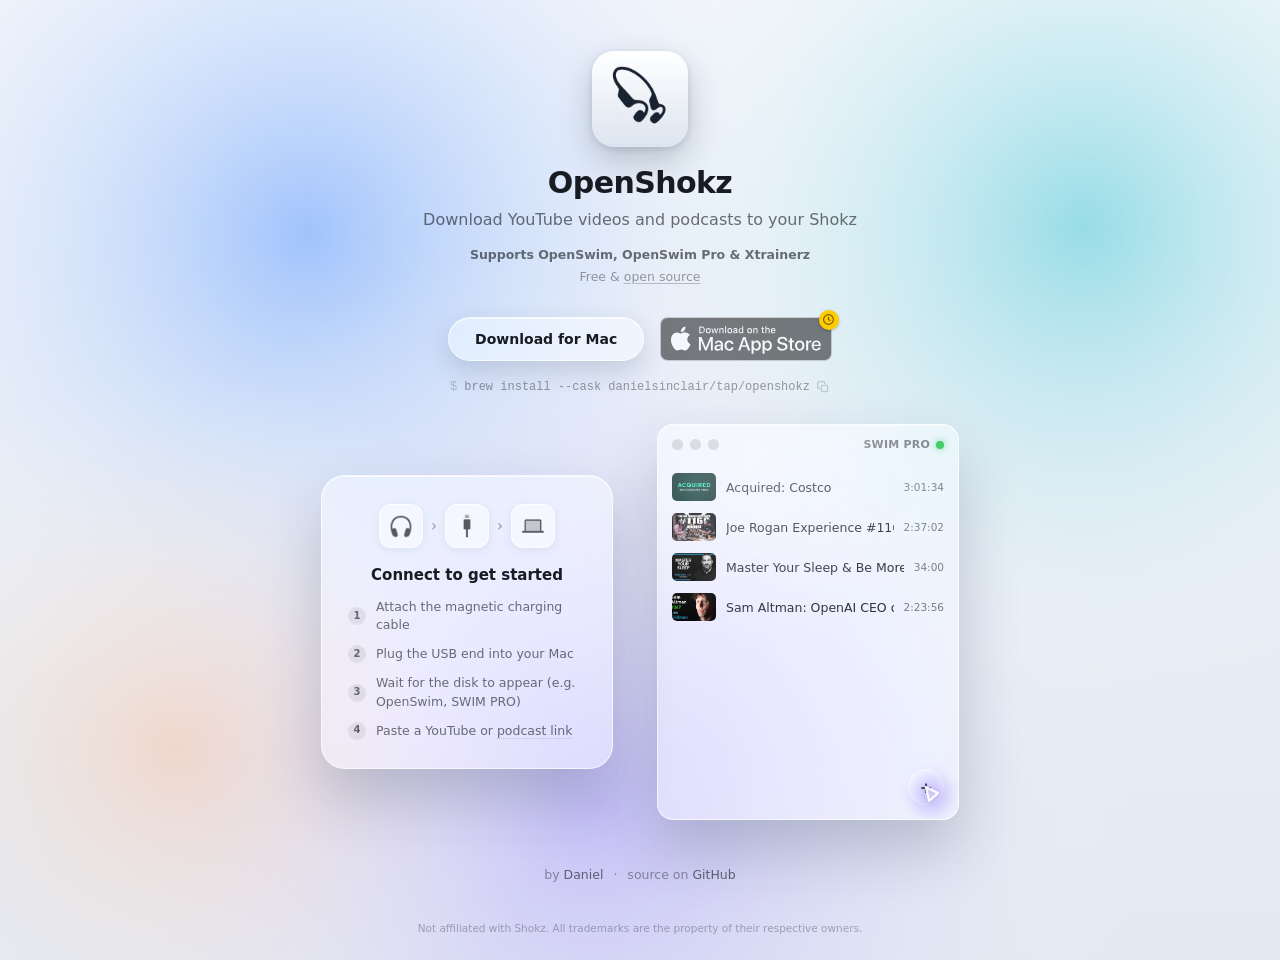
<file: site/index.html>
<!DOCTYPE html>
<html lang="en">
<head>
  <meta charset="utf-8">
  <meta name="viewport" content="width=device-width, initial-scale=1">
  <title>OpenShokz — Download YouTube videos and podcasts to your Shokz</title>
  <meta name="description" content="Free, open-source Mac app that downloads YouTube videos and podcasts as audio and copies them to Shokz OpenSwim, OpenSwim Pro, and Xtrainerz swimming headphones over USB.">
  <link rel="canonical" href="https://danielsinclair.github.io/openshokz/">
  <meta name="theme-color" content="#eef1f6">
  <link rel="icon" type="image/png" href="assets/favicon-light.png" media="(prefers-color-scheme: light)">
  <link rel="icon" type="image/png" href="assets/favicon-dark.png" media="(prefers-color-scheme: dark)">
  <link rel="icon" type="image/png" href="assets/favicon.png">
  <link rel="apple-touch-icon" href="assets/icon-light.png">
  <meta property="og:type" content="website">
  <meta property="og:site_name" content="OpenShokz">
  <meta property="og:url" content="https://danielsinclair.github.io/openshokz/">
  <meta property="og:title" content="OpenShokz — YouTube and podcasts on your Shokz">
  <meta property="og:description" content="Download YouTube videos and podcasts to your Shokz swim headphones. Free and open source for macOS.">
  <meta property="og:image" content="https://danielsinclair.github.io/openshokz/assets/og.png">
  <meta property="og:image:width" content="1200">
  <meta property="og:image:height" content="630">
  <meta name="twitter:card" content="summary_large_image">
  <meta name="twitter:title" content="OpenShokz — YouTube and podcasts on your Shokz">
  <meta name="twitter:description" content="Download YouTube videos and podcasts to your Shokz swim headphones. Free and open source for macOS.">
  <meta name="twitter:image" content="https://danielsinclair.github.io/openshokz/assets/og.png">
  <meta name="twitter:creator" content="@_DanielSinclair">
  <link rel="stylesheet" href="styles.css">
  <script type="application/ld+json">
  {
    "@context": "https://schema.org",
    "@type": "SoftwareApplication",
    "name": "OpenShokz",
    "operatingSystem": "macOS",
    "applicationCategory": "MultimediaApplication",
    "description": "Download YouTube videos and podcasts as audio to Shokz OpenSwim, OpenSwim Pro, and Xtrainerz swimming headphones.",
    "url": "https://danielsinclair.github.io/openshokz/",
    "downloadUrl": "https://github.com/DanielSinclair/openshokz/releases/latest",
    "offers": { "@type": "Offer", "price": "0", "priceCurrency": "USD" },
    "author": {
      "@type": "Person",
      "name": "Daniel Sinclair",
      "url": "https://danielsinclair.me"
    }
  }
  </script>
  <script src="analytics.js"></script>
</head>
<body>
  <canvas id="bg" aria-hidden="true"></canvas>
  <canvas id="fx" aria-hidden="true"></canvas>

  <div class="fold">
  <main>
    <header>
      <picture>
        <source srcset="assets/icon.png" media="(prefers-color-scheme: dark)">
        <img class="icon" src="assets/icon-light.png" alt="" width="96" height="96">
      </picture>
      <h1>OpenShokz</h1>
      <p class="tagline">Download YouTube videos and&nbsp;podcasts<br class="br-mobile"> to your&nbsp;Shokz</p>
      <p class="subline subline-models">Supports OpenSwim, OpenSwim&nbsp;Pro &amp; Xtrainerz</p>
      <p class="subline">Free &amp; <a href="https://github.com/DanielSinclair/openshokz">open&nbsp;source</a></p>
    </header>

    <nav class="actions" aria-label="Get OpenShokz">
      <span class="action-col">
        <a class="button" data-glass
           href="https://github.com/DanielSinclair/openshokz/releases/latest"
           title="Requires an Apple silicon Mac">
          Download for&nbsp;Mac
        </a>
      </span>
      <!-- Coming soon: not yet on the Mac App Store. -->
      <span class="badge is-soon" title="In the name of App Review, we pray"
            aria-label="Mac App Store — coming soon" role="img">
        <img src="assets/mac-app-store-badge.svg" alt="" height="44">
        <span class="soon-badge" aria-hidden="true">
          <svg viewBox="0 0 24 24" width="13" height="13">
            <circle cx="12" cy="12" r="9" fill="none" stroke="currentColor" stroke-width="2"/>
            <path d="M12 7.5 V12 L15 14" fill="none" stroke="currentColor" stroke-width="2"
                  stroke-linecap="round" stroke-linejoin="round"/>
          </svg>
        </span>
      </span>
    </nav>
    <button class="brew" id="brewCmd" type="button" aria-label="Copy Homebrew install command">
      <span class="brew-prompt" aria-hidden="true">$</span>
      <code>brew install --cask danielsinclair/tap/openshokz</code>
      <span class="brew-icon" aria-hidden="true">
        <svg class="ic ic-copy" viewBox="0 0 24 24" width="14" height="14">
          <rect x="9" y="9" width="11" height="11" rx="2.4" fill="none" stroke="currentColor" stroke-width="1.8"/>
          <path d="M6 15 H5 A2 2 0 0 1 3 13 V5 A2 2 0 0 1 5 3 H13 A2 2 0 0 1 15 5 V6"
                fill="none" stroke="currentColor" stroke-width="1.8" stroke-linecap="round"/>
        </svg>
        <svg class="ic ic-check" viewBox="0 0 24 24" width="14" height="14">
          <path d="M5 12.5 L10 17.5 L19 7" fill="none" stroke="currentColor"
                stroke-width="2.2" stroke-linecap="round" stroke-linejoin="round"/>
        </svg>
      </span>
    </button>

    <section class="hero">
      <div class="howto-stage">
      <aside class="howto" aria-label="How to connect">
        <div class="devices" aria-hidden="true">
          <span class="device"><i class="sfi" style="--sf: url(assets/sf/headphones.png)"></i></span>
          <span class="chev" aria-hidden="true">›</span>
          <span class="device"><i class="sfi" style="--sf: url(assets/sf/cable-connector.png)"></i></span>
          <span class="chev" aria-hidden="true">›</span>
          <span class="device"><i class="sfi" style="--sf: url(assets/sf/laptopcomputer.png)"></i></span>
        </div>
        <h2>Connect to get started</h2>
        <ol>
          <li><span class="step-num">1</span>Attach the magnetic charging cable</li>
          <li><span class="step-num">2</span>Plug the USB end into your Mac</li>
          <li><span class="step-num">3</span>Wait for the disk to appear (e.g. OpenSwim, SWIM&nbsp;PRO)</li>
          <li><span class="step-num">4</span><span class="step-text">Paste a YouTube or
            <span class="tip-anchor" tabindex="0">podcast&nbsp;link<span class="tip-underline" aria-hidden="true"></span>
              <span class="svc-tip" role="tooltip">
                <span class="svc-tip-title">Supported links</span>
                <span class="svc"><i class="svc-ic" style="--c:#ff0000">▶</i><span class="svc-name">YouTube</span><em>youtube.com/watch?v=ID</em></span>
                <span class="svc"><i class="svc-ic" style="--c:#a855f7">◉</i><span class="svc-name">Apple&nbsp;Podcasts</span><em>podcasts.apple.com/podcast?i=ID</em></span>
                <span class="svc"><i class="svc-ic" style="--c:#1db954">♫</i><span class="svc-name">Spotify</span><em>open.spotify.com/episode/ID</em></span>
                <span class="svc"><i class="svc-ic" style="--c:#fc7e0f">◐</i><span class="svc-name">Overcast</span><em>overcast.fm/+ID</em></span>
                <span class="svc"><i class="svc-ic" style="--c:#f43e37">●</i><span class="svc-name">Pocket&nbsp;Casts</span><em>pca.st/episode/ID</em></span>
                <span class="svc"><i class="svc-ic" style="--c:#00aecd">◒</i><span class="svc-name">Castro</span><em>castro.fm/episode/ID</em></span>
                <span class="svc"><i class="svc-ic" style="--c:#f55b23">◆</i><span class="svc-name">Castbox</span><em>castbox.fm/episode/ID</em></span>
                <span class="svc"><i class="svc-ic" style="--c:#c0272d">▮</i><span class="svc-name">iHeart</span><em>iheart.com/podcast/ID</em></span>
                <span class="svc"><i class="svc-ic" style="--c:#5b6ee1">◈</i><span class="svc-name">Player&nbsp;FM</span><em>player.fm/series/ID</em></span>
                <span class="svc"><i class="svc-ic" style="--c:#1f8a4c">◑</i><span class="svc-name">Podbean</span><em>podbean.com/e/ID</em></span>
                <span class="svc"><i class="svc-ic" style="--c:#e94b35">◇</i><span class="svc-name">Podcast&nbsp;Addict</span><em>podcastaddict.com/episode/ID</em></span>
                <span class="svc"><i class="svc-ic" style="--c:#5b6470">♪</i><span class="svc-name">Direct&nbsp;file</span><em>example.com/podcast.mp3</em></span>
              </span>
            </span></span>
          </li>
        </ol>
      </aside>
      </div>

      <div class="card-stage">
        <div class="app-card" id="appCard" aria-label="OpenShokz app demo">
          <div class="titlebar">
            <span class="dots" aria-hidden="true"><i></i><i></i><i></i></span>
            <span class="status"><span class="status-name">SWIM PRO</span><span class="status-dot" aria-hidden="true"></span></span>
          </div>
          <ul class="rows" id="rowList"></ul>
          <div class="addbar" id="addBar">
            <span class="addfield" id="addField" aria-hidden="true"><span class="addtext" id="addText"></span><span class="caret"></span></span>
            <button class="send" id="sendBtn" tabindex="-1" aria-hidden="true">
              <svg viewBox="0 0 24 24"><circle cx="12" cy="12" r="10" fill="#232a36" opacity="0.9"/><path d="M12 16.5 L12 8 M8.5 11.5 L12 8 L15.5 11.5" stroke="#f4f6fa" stroke-width="2" fill="none" stroke-linecap="round" stroke-linejoin="round"/></svg>
            </button>
            <button class="addbtn" id="addBtn" tabindex="-1" aria-hidden="true">+</button>
          </div>
          <div class="ctxmenu" id="ctxMenu" aria-hidden="true">
            <div class="ctxitem">Open on YouTube</div>
            <div class="ctxitem">Reveal in Finder</div>
            <div class="ctxsep"></div>
            <div class="ctxitem danger" id="ctxDelete">Delete</div>
          </div>
          <div class="democursor" id="demoCursor" aria-hidden="true">
            <span class="cursor-halo"></span>
            <svg class="cursor-glyph" viewBox="0 0 28 28" width="26" height="26">
              <path d="M8.5 6.5 L21.5 13 L12 21.5 Z"
                    fill="rgba(255,255,255,0.3)"
                    stroke="rgba(255,255,255,0.95)"
                    stroke-width="2.4"
                    stroke-linejoin="round"/>
            </svg>
          </div>
        </div>
      </div>
    </section>
  </main>

  <footer>
    <p>
      by <a href="https://x.com/_DanielSinclair">Daniel</a>
      <span aria-hidden="true">·</span>
      source on <a href="https://github.com/DanielSinclair/openshokz">GitHub</a>
    </p>
  </footer>
  </div>

  <p class="disclaimer">Not affiliated with Shokz. All trademarks are the property of their respective&nbsp;owners.</p>

  <script type="module" src="glass.js"></script>
  <script type="module" src="demo.js"></script>
  <script type="module" src="pet.js"></script>
</body>
</html>
</file>
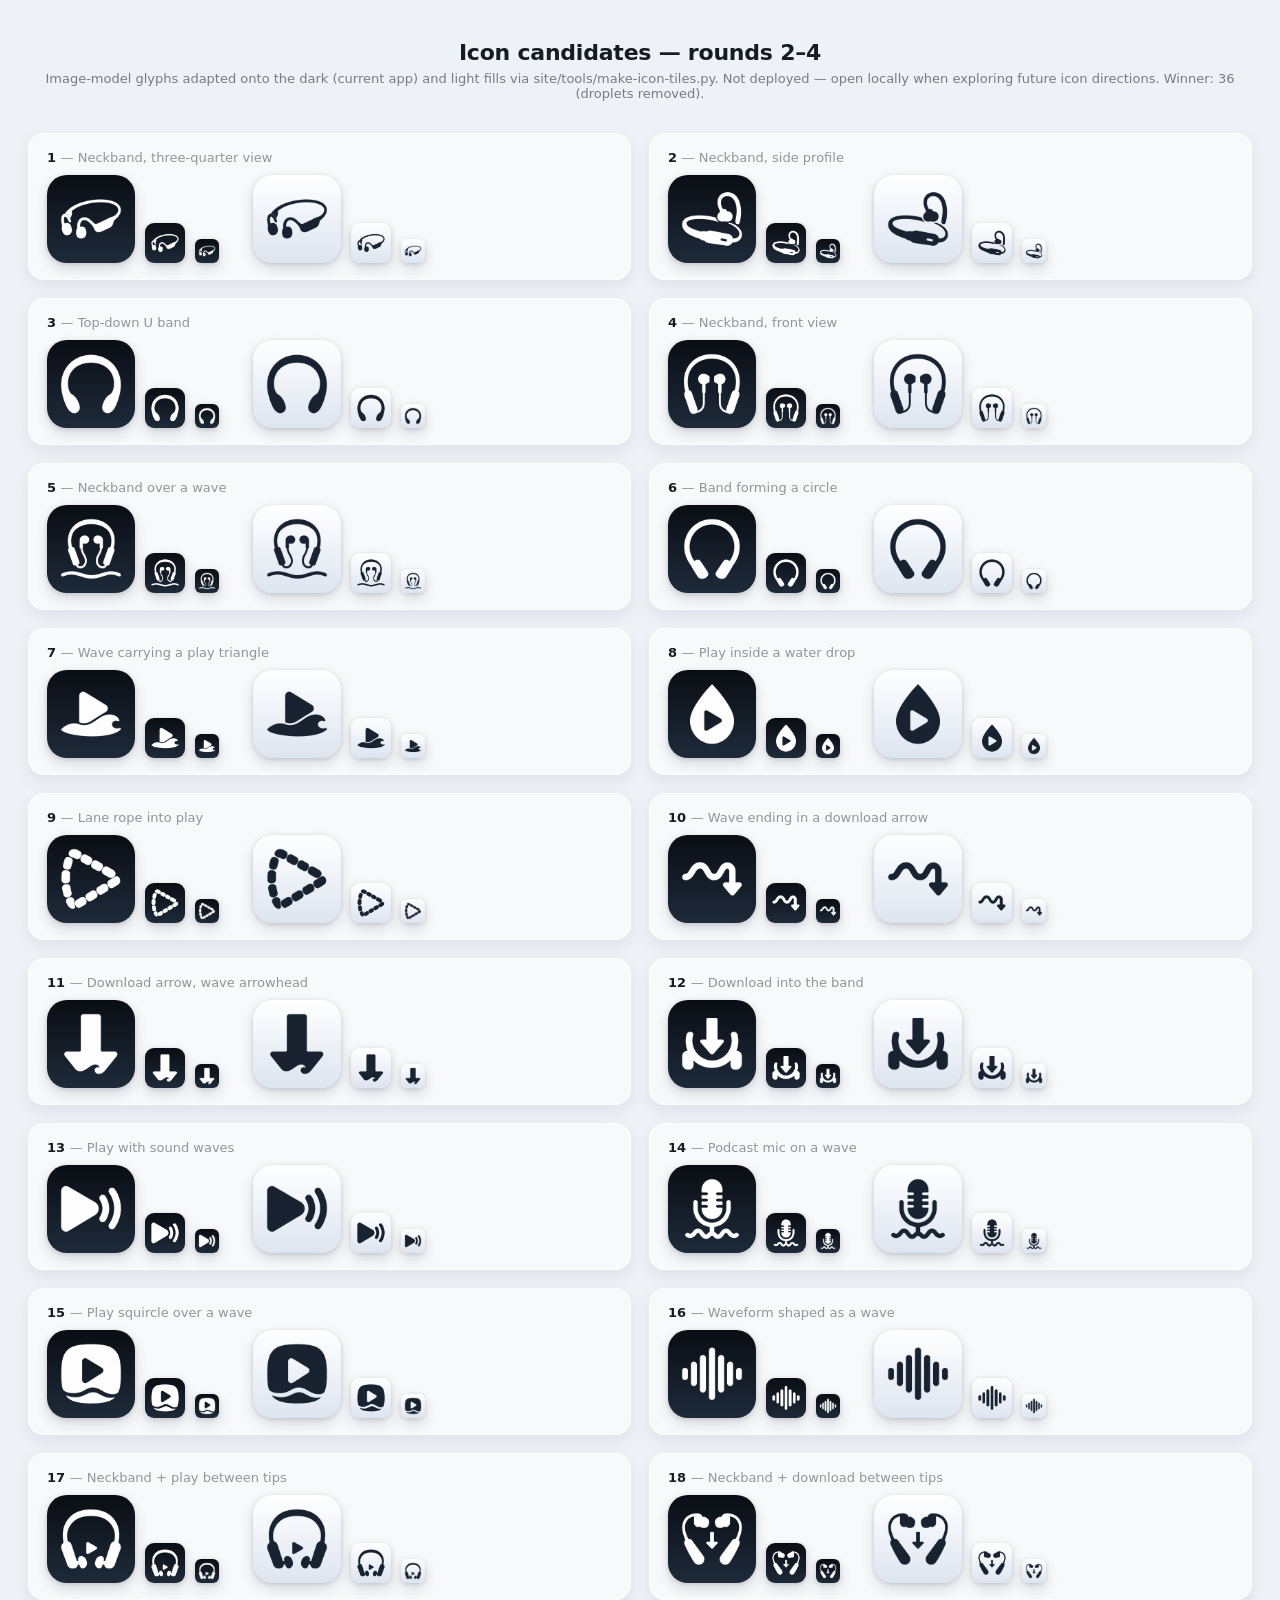
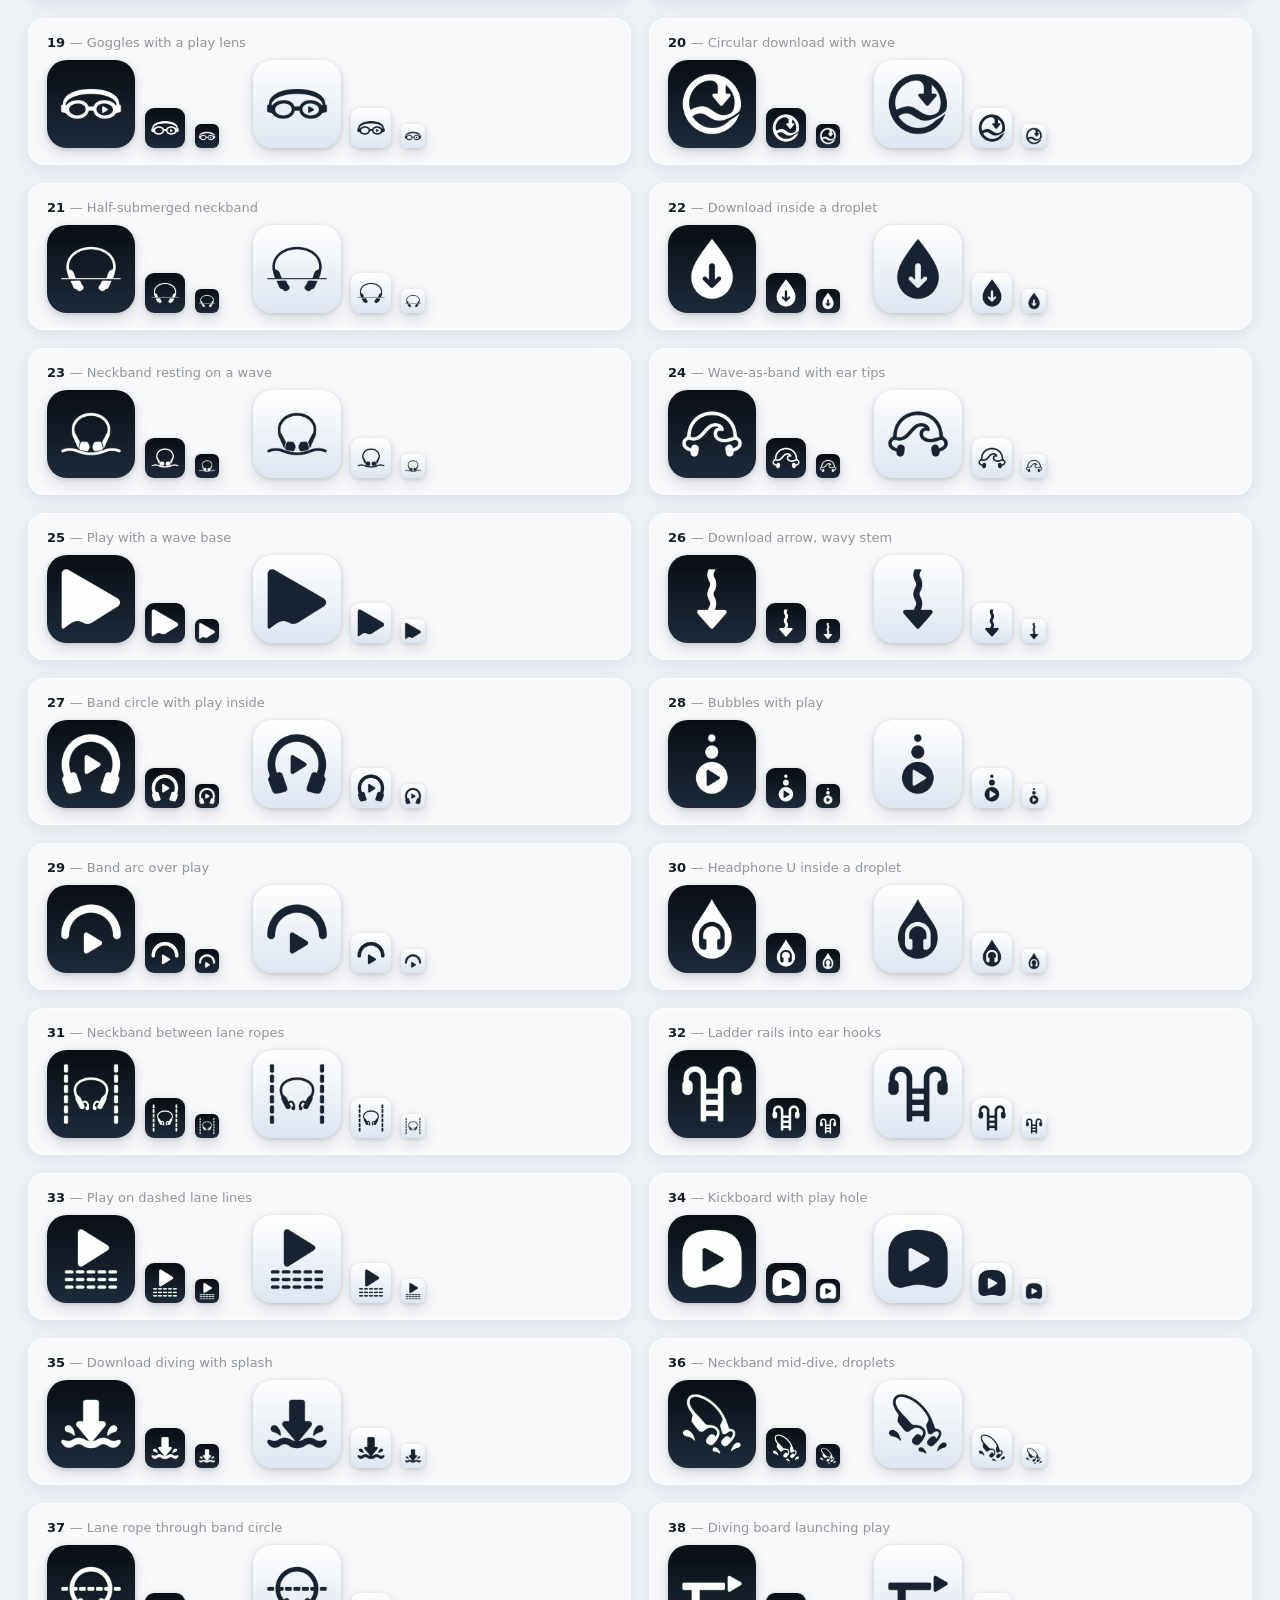
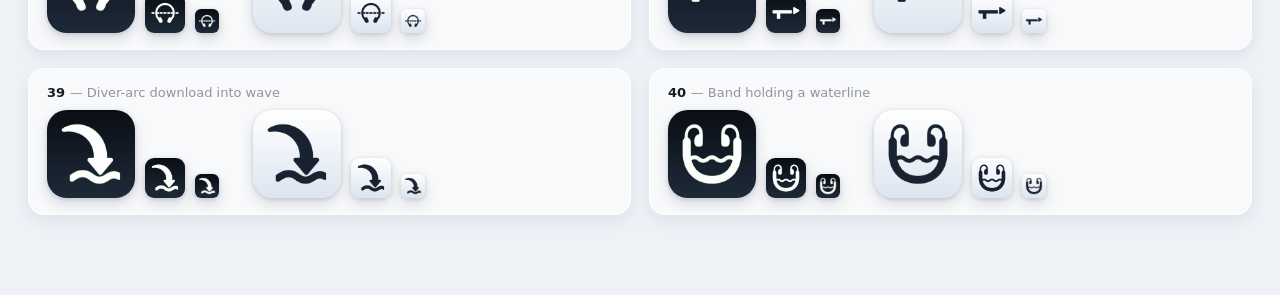
<file: design/icon-picker/index.html>
<!DOCTYPE html>
<html lang="en">
<head>
  <meta charset="utf-8">
  <meta name="viewport" content="width=device-width, initial-scale=1">
  <title>OpenShokz icon candidates</title>
  <meta name="robots" content="noindex">
  <style>
    * { box-sizing: border-box; margin: 0; padding: 0; }
    body {
      font-family: -apple-system, BlinkMacSystemFont, system-ui, sans-serif;
      background: #eef1f6;
      color: #171b22;
      padding: 40px 28px 80px;
      -webkit-font-smoothing: antialiased;
    }
    h1 { font-size: 22px; letter-spacing: -0.01em; margin-bottom: 6px; text-align: center; }
    .note { text-align: center; color: rgba(23,27,34,.55); font-size: 13px; margin-bottom: 32px; }
    .grid {
      display: grid;
      grid-template-columns: repeat(auto-fill, minmax(420px, 1fr));
      gap: 18px;
      max-width: 1400px;
      margin: 0 auto;
    }
    .option {
      background: rgba(255,255,255,.6);
      border: 1px solid rgba(255,255,255,.8);
      border-radius: 16px;
      padding: 16px 18px;
      box-shadow: 0 6px 16px rgba(30,45,70,.07);
    }
    .option h2 { font-size: 13px; margin-bottom: 10px; }
    .option h2 span { color: rgba(23,27,34,.45); font-weight: 500; }
    .row { display: flex; align-items: flex-end; gap: 10px; }
    .tile {
      border-radius: 22.5%;
      box-shadow: 0 1px 4px rgba(20,30,50,.14), 0 6px 14px rgba(20,30,50,.14);
    }
    .t88 { width: 88px; height: 88px; }
    .t40 { width: 40px; height: 40px; }
    .t24 { width: 24px; height: 24px; border-radius: 6px; }
    .gap { width: 14px; }
  </style>
</head>
<body>
  <h1>Icon candidates — rounds 2–4</h1>
  <p class="note">
    Image-model glyphs adapted onto the dark (current app) and light fills via
    site/tools/make-icon-tiles.py. Not deployed — open locally when exploring
    future icon directions. Winner: 36 (droplets removed).
  </p>
  <div class="grid" id="grid"></div>
  <script>
    const CONCEPTS = [
      'Neckband, three-quarter view', 'Neckband, side profile', 'Top-down U band',
      'Neckband, front view', 'Neckband over a wave', 'Band forming a circle',
      'Wave carrying a play triangle', 'Play inside a water drop',
      'Lane rope into play', 'Wave ending in a download arrow',
      'Download arrow, wave arrowhead', 'Download into the band',
      'Play with sound waves', 'Podcast mic on a wave',
      'Play squircle over a wave', 'Waveform shaped as a wave',
      'Neckband + play between tips', 'Neckband + download between tips',
      'Goggles with a play lens', 'Circular download with wave',
      'Half-submerged neckband', 'Download inside a droplet',
      'Neckband resting on a wave', 'Wave-as-band with ear tips',
      'Play with a wave base', 'Download arrow, wavy stem',
      'Band circle with play inside', 'Bubbles with play',
      'Band arc over play', 'Headphone U inside a droplet',
      'Neckband between lane ropes', 'Ladder rails into ear hooks',
      'Play on dashed lane lines', 'Kickboard with play hole',
      'Download diving with splash', 'Neckband mid-dive, droplets',
      'Lane rope through band circle', 'Diving board launching play',
      'Diver-arc download into wave', 'Band holding a waterline',
    ]
    const grid = document.getElementById('grid')
    CONCEPTS.forEach((name, i) => {
      const id = 'opt' + String(i + 1).padStart(2, '0')
      const el = document.createElement('div')
      el.className = 'option'
      el.innerHTML = `
        <h2>${i + 1} <span>— ${name}</span></h2>
        <div class="row">
          <img class="tile t88" src="candidates/tiles/${id}-dark.png">
          <img class="tile t40" src="candidates/tiles/${id}-dark.png">
          <img class="tile t24" src="candidates/tiles/${id}-dark.png">
          <span class="gap"></span>
          <img class="tile t88" src="candidates/tiles/${id}-light.png">
          <img class="tile t40" src="candidates/tiles/${id}-light.png">
          <img class="tile t24" src="candidates/tiles/${id}-light.png">
        </div>`
      grid.append(el)
    })
  </script>
</body>
</html>
</file>
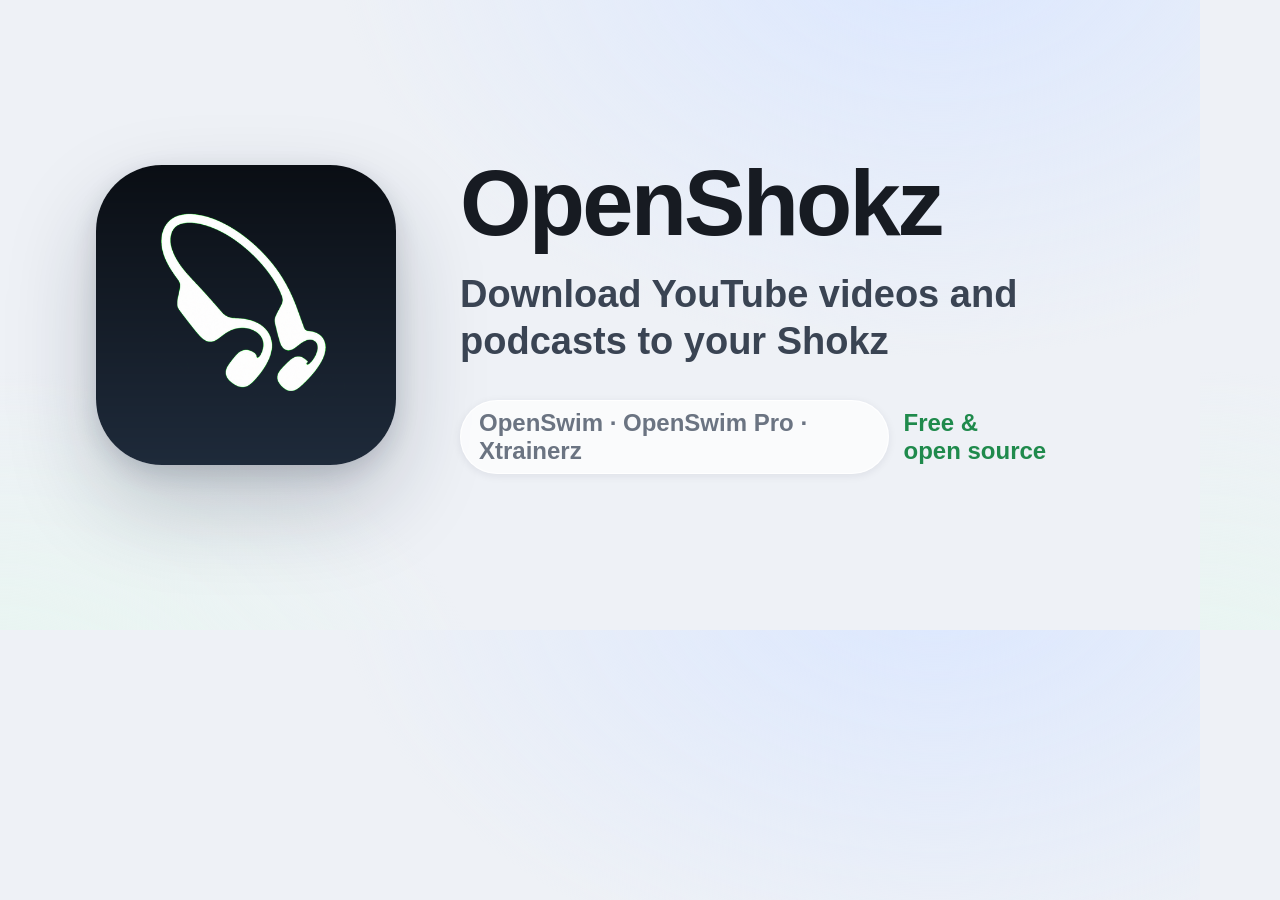
<file: design/social/a.html>
<!doctype html>
<html><head><meta charset="utf-8"><style>
  * { margin:0; padding:0; box-sizing:border-box; }
  html,body { width:1200px; height:630px; }
  body {
    font-family:-apple-system,BlinkMacSystemFont,"SF Pro Display","Helvetica Neue",sans-serif;
    background:
      radial-gradient(1000px 700px at 78% -10%, #dbe7ff 0%, rgba(219,231,255,0) 60%),
      radial-gradient(900px 700px at 0% 120%, #e7f7f0 0%, rgba(231,247,240,0) 55%),
      #eef1f6;
    color:#171b22;
    display:flex; align-items:center; gap:64px;
    padding:0 96px;
    overflow:hidden;
  }
  .icon {
    width:300px; height:300px; border-radius:66px; flex:none;
    box-shadow:0 8px 24px rgba(20,30,50,.14), 0 40px 90px rgba(20,30,50,.22);
  }
  .txt { display:flex; flex-direction:column; }
  h1 { font-size:92px; font-weight:800; letter-spacing:-.03em; line-height:1; }
  .tag { font-size:38px; font-weight:560; color:#3a4453; margin-top:22px; line-height:1.25; max-width:600px; }
  .sub { display:flex; align-items:center; gap:14px; margin-top:34px; font-size:24px; color:#6b7482; font-weight:560; }
  .pill { padding:8px 18px; border-radius:999px; background:rgba(255,255,255,.7); border:1px solid rgba(255,255,255,.9);
          box-shadow:0 2px 8px rgba(20,30,50,.08); }
  .free { color:#1f8a4c; }
</style></head>
<body>
  <img class="icon" src="icon.png" alt="">
  <div class="txt">
    <h1>OpenShokz</h1>
    <div class="tag">Download YouTube videos and podcasts to your&nbsp;Shokz</div>
    <div class="sub">
      <span class="pill">OpenSwim · OpenSwim&nbsp;Pro · Xtrainerz</span>
      <span class="free">Free &amp; open&nbsp;source</span>
    </div>
  </div>
</body></html>
</file>
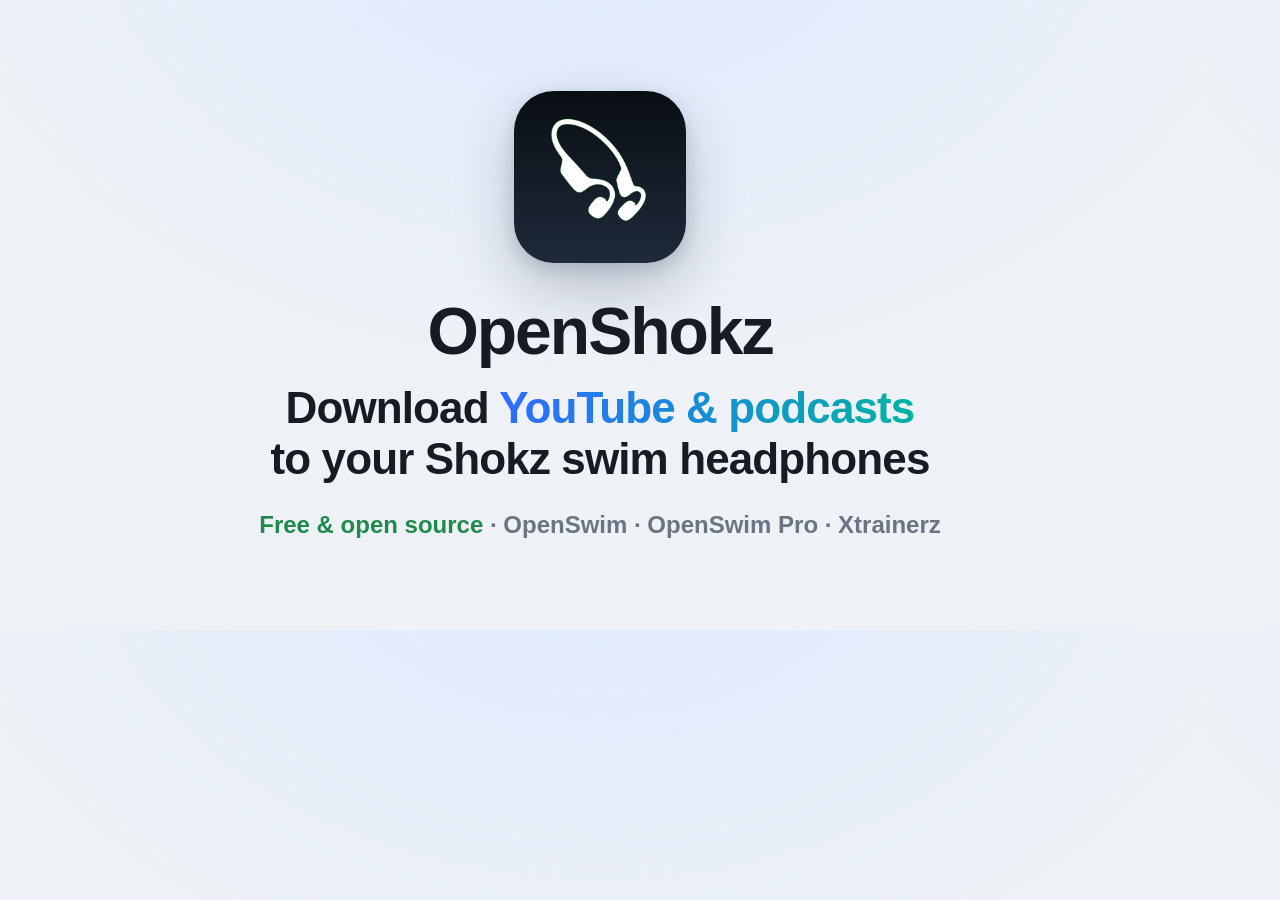
<file: design/social/b.html>
<!doctype html>
<html><head><meta charset="utf-8"><style>
  * { margin:0; padding:0; box-sizing:border-box; }
  html,body { width:1200px; height:630px; }
  body {
    font-family:-apple-system,BlinkMacSystemFont,"SF Pro Display","Helvetica Neue",sans-serif;
    background:
      radial-gradient(1100px 800px at 50% -20%, #dce9ff 0%, rgba(220,233,255,0) 62%),
      #eef1f6;
    color:#171b22;
    display:flex; flex-direction:column; align-items:center; justify-content:center;
    text-align:center; overflow:hidden;
  }
  .icon {
    width:172px; height:172px; border-radius:40px;
    box-shadow:0 6px 18px rgba(20,30,50,.14), 0 26px 60px rgba(20,30,50,.22);
  }
  h1 { font-size:66px; font-weight:800; letter-spacing:-.03em; margin-top:30px; }
  .tag { font-size:44px; font-weight:640; letter-spacing:-.02em; margin-top:14px; line-height:1.15; max-width:940px; }
  .grad { background:linear-gradient(90deg,#2f6bff,#00b3a4); -webkit-background-clip:text; background-clip:text; color:transparent; }
  .sub { margin-top:26px; font-size:24px; color:#6b7482; font-weight:560; }
  .free { color:#1f8a4c; font-weight:640; }
</style></head>
<body>
  <img class="icon" src="icon.png" alt="">
  <h1>OpenShokz</h1>
  <div class="tag">Download <span class="grad">YouTube &amp; podcasts</span><br>to your Shokz swim headphones</div>
  <div class="sub"><span class="free">Free &amp; open source</span> · OpenSwim · OpenSwim Pro · Xtrainerz</div>
</body></html>
</file>
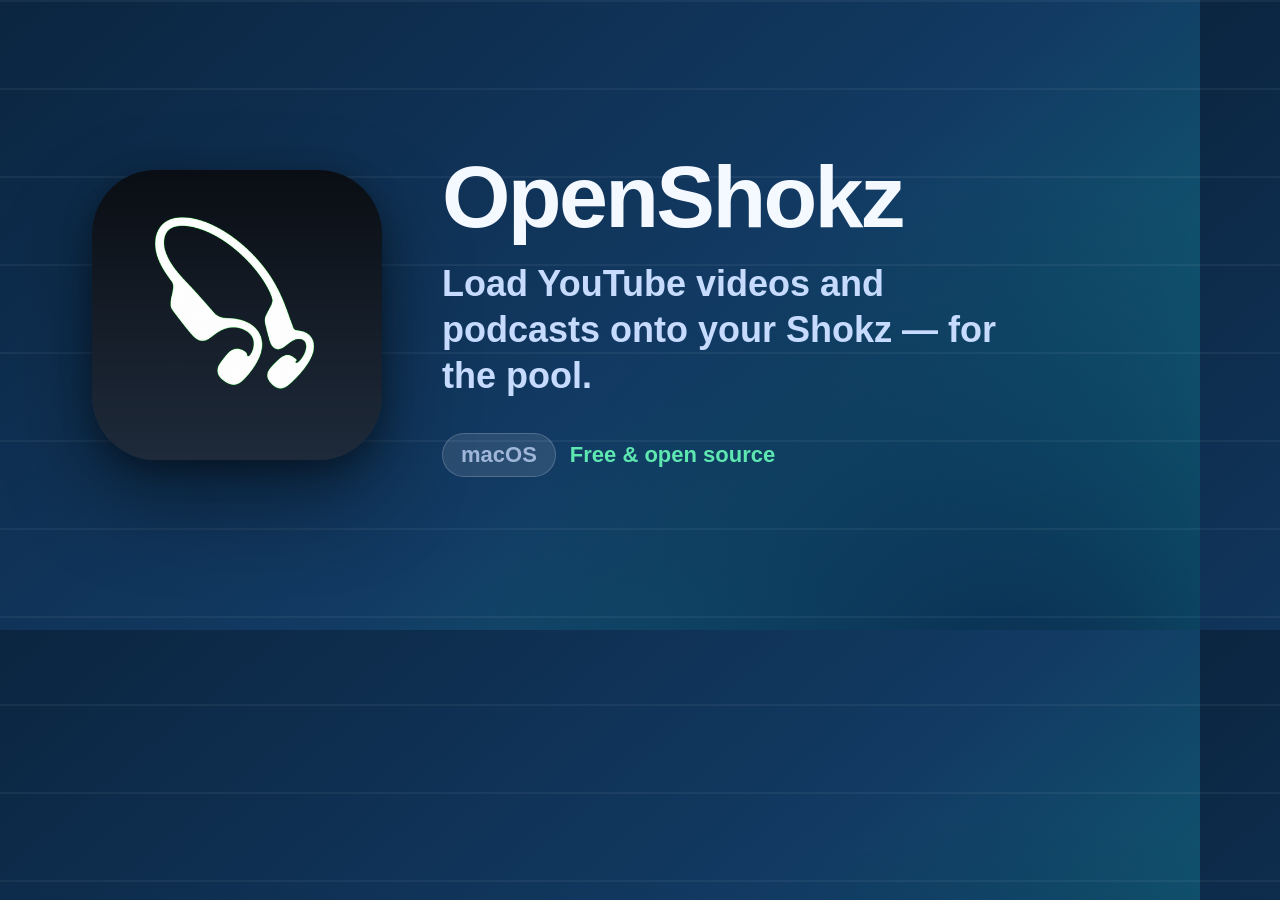
<file: design/social/c.html>
<!doctype html>
<html><head><meta charset="utf-8"><style>
  * { margin:0; padding:0; box-sizing:border-box; }
  html,body { width:1200px; height:630px; }
  body {
    font-family:-apple-system,BlinkMacSystemFont,"SF Pro Display","Helvetica Neue",sans-serif;
    background:
      radial-gradient(900px 900px at 85% 115%, #0a2a4f 0%, rgba(10,42,79,0) 60%),
      linear-gradient(140deg,#0b2540 0%, #123a63 55%, #0e6b7a 100%);
    color:#f4f8ff; overflow:hidden;
    display:flex; align-items:center; gap:60px; padding:0 92px;
  }
  /* faint lane lines */
  body::before {
    content:""; position:absolute; inset:0;
    background:repeating-linear-gradient(180deg, rgba(255,255,255,.05) 0 2px, transparent 2px 88px);
    pointer-events:none;
  }
  .icon {
    width:290px; height:290px; border-radius:64px; flex:none; position:relative;
    box-shadow:0 10px 30px rgba(0,0,0,.35), 0 40px 90px rgba(0,0,0,.4);
  }
  .txt { position:relative; }
  h1 { font-size:88px; font-weight:800; letter-spacing:-.03em; line-height:1; }
  .tag { font-size:36px; font-weight:560; color:#c7dbff; margin-top:20px; line-height:1.28; max-width:560px; }
  .row { display:flex; align-items:center; gap:14px; margin-top:34px; font-size:22px; color:#9fb6d9; font-weight:560; }
  .chip { padding:8px 18px; border-radius:999px; background:rgba(255,255,255,.1); border:1px solid rgba(255,255,255,.18); }
  .free { color:#5ee7b0; }
</style></head>
<body>
  <img class="icon" src="icon.png" alt="">
  <div class="txt">
    <h1>OpenShokz</h1>
    <div class="tag">Load YouTube videos and podcasts onto your Shokz — for the pool.</div>
    <div class="row"><span class="chip">macOS</span><span class="free">Free &amp; open source</span></div>
  </div>
</body></html>
</file>
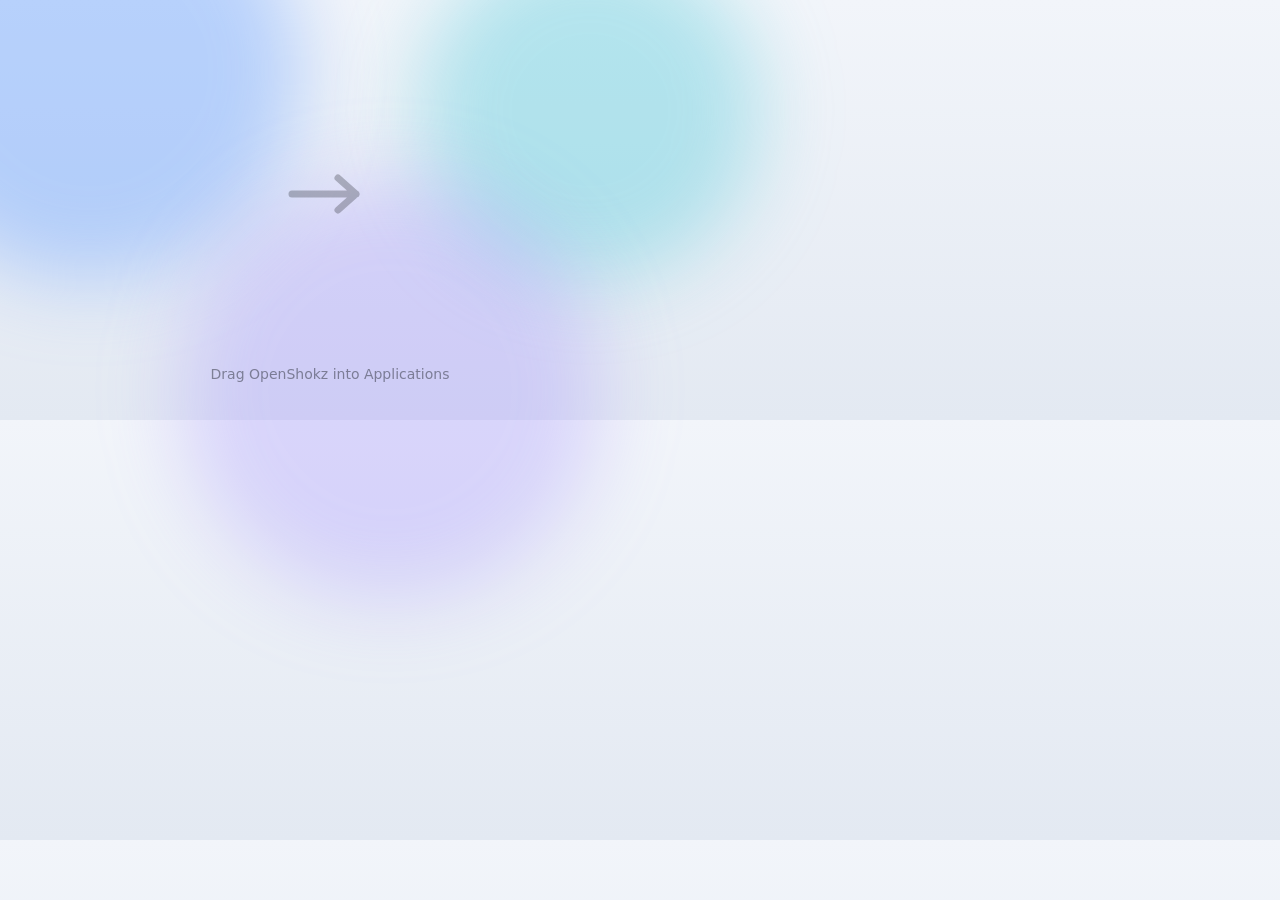
<file: scripts/assets/dmg-background.html>
<!doctype html>
<meta charset="utf-8">
<style>
  * { margin: 0; box-sizing: border-box; }
  body {
    width: 660px; height: 420px; overflow: hidden;
    font-family: -apple-system, BlinkMacSystemFont, system-ui, sans-serif;
    background: linear-gradient(180deg, #f2f5fa, #e3e9f2);
    position: relative;
  }
  .blob { position: absolute; border-radius: 50%; filter: blur(40px); }
  .arrow {
    position: absolute; left: 50%; top: 172px; transform: translateX(-50%);
    color: rgba(23, 27, 34, 0.28);
  }
  .hint {
    position: absolute; left: 0; right: 0; bottom: 38px;
    text-align: center; font-size: 14px; color: rgba(23, 27, 34, 0.45);
  }
</style>
<div class="blob" style="left:-120px; top:-140px; width:420px; height:420px; background:rgba(96,156,255,.4)"></div>
<div class="blob" style="right:-100px; top:-60px; width:340px; height:340px; background:rgba(64,199,214,.35)"></div>
<div class="blob" style="left:180px; bottom:-180px; width:420px; height:420px; background:rgba(150,130,255,.28)"></div>
<svg class="arrow" width="88" height="44" viewBox="0 0 88 44" fill="none" stroke="currentColor" stroke-width="7" stroke-linecap="round" stroke-linejoin="round">
  <path d="M6 22 L70 22 M52 6 L70 22 L52 38"/>
</svg>
<p class="hint">Drag OpenShokz into Applications</p>
</file>
<file: site/styles.css>
/* OpenShokz landing — light mode, liquid glass. */

* { box-sizing: border-box; margin: 0; padding: 0; }

:root {
  --text: #171b22;
  --text-secondary: rgba(23, 27, 34, 0.62);
  --text-tertiary: rgba(23, 27, 34, 0.42);
  --card-text: rgba(23, 27, 34, 0.92);
  --card-text-secondary: rgba(23, 27, 34, 0.55);
}

html, body { height: 100%; }

body {
  font-family: -apple-system, BlinkMacSystemFont, "SF Pro Text", "Segoe UI", system-ui, sans-serif;
  color: var(--text);
  background: #eef1f6;
  -webkit-font-smoothing: antialiased;
  display: flex;
  flex-direction: column;
  align-items: center;
  overflow-x: hidden;
}

/* The first screen: fills exactly one viewport so the disclaimer below it
   sits just past the fold — one short scroll reveals it. */
.fold {
  width: 100%;
  min-height: 100svh;
  display: flex;
  flex-direction: column;
  align-items: center;
}

/* Both canvases anchor to the document (not the viewport) so they scroll on
   the compositor together with the content — glass can never lag the text. */
#bg {
  position: absolute;
  top: 0;
  left: 0;
  width: 100%;
  height: 100vh; /* real height set from JS (document height) */
  z-index: -2;
}

/* WebGPU liquid-glass layer: background + glass composited by liquid-dom. */
#fx {
  position: absolute;
  top: 0;
  left: 0;
  width: 100%;
  height: 100vh; /* real height set from JS (document height) */
  z-index: -1;
  opacity: 0;
  transition: opacity 0.4s ease;
  pointer-events: none;
}

html.liquid #fx { opacity: 1; }

main {
  flex: 1;
  width: 100%;
  display: flex;
  flex-direction: column;
  align-items: center;
  justify-content: center;
  gap: 30px;
  padding: 24px 24px 10px;
  text-align: center;
}

header {
  width: 100%;
  display: flex;
  flex-direction: column;
  align-items: center;
}

header h1 { margin-top: 14px; }

.icon {
  width: 96px;
  height: 96px;
  border-radius: 22px;
  box-shadow:
    0 2px 6px rgba(20, 30, 50, 0.12),
    0 14px 34px rgba(20, 30, 50, 0.22);
}

h1 {
  font-size: 30px;
  font-weight: 650;
  letter-spacing: -0.02em;
}

.tagline {
  font-size: 16px;
  line-height: 1.5;
  color: var(--text-secondary);
  max-width: min(30em, 100%);
  margin-top: 8px;
}

.subline {
  font-size: 12.5px;
  line-height: 1.5;
  color: var(--text-tertiary);
  max-width: 100%;
  margin-top: 3px;
}

.subline-models {
  margin-top: 14px;
  font-weight: 590;
  color: var(--text-secondary);
}

.subline a {
  color: inherit;
  text-decoration: underline;
  text-underline-offset: 2px;
  text-decoration-color: rgba(23, 27, 34, 0.25);
}

.subline a:hover { color: var(--text); }

.actions {
  width: 100%;
  display: flex;
  flex-wrap: wrap;
  align-items: flex-start;
  justify-content: center;
  gap: 16px;
}

.action-col {
  display: flex;
  flex-direction: column;
  align-items: center;
  gap: 7px;
}


.button {
  display: inline-flex;
  align-items: center;
  justify-content: center;
  height: 44px;
  padding: 0 26px;
  border-radius: 22px;
  font-size: 14px;
  font-weight: 590;
  color: var(--text);
  text-decoration: none;
  transition: transform 0.15s ease;
}

/* No transform on hover: the button is data-glass, and moving it makes the
   WebGPU glass panel lag behind the element (a shifting white shadow). Cue the
   hover by lightening instead — the panel stays perfectly aligned. */
.button:hover { background: rgba(255, 255, 255, 0.62); }

.badge { display: inline-flex; }
.badge img { display: block; height: 44px; width: auto; }

/* Mac App Store: not shipped yet — dim the badge and pin a corner label. */
.badge.is-soon {
  position: relative;
  cursor: default;
}
.badge.is-soon img {
  filter: grayscale(1);
  opacity: 0.5;
}
.soon-badge {
  position: absolute;
  top: -7px;
  right: -7px;
  display: inline-flex;
  align-items: center;
  justify-content: center;
  width: 20px;
  height: 20px;
  border-radius: 999px;
  /* Apple system yellow — the App Store "in review / pending" cue. */
  color: #7a5c00;
  background: #ffcc00;
  box-shadow: 0 1px 3px rgba(0, 0, 0, 0.25);
}
.soon-badge svg { display: block; }

/* CSS glass — the everywhere-fallback. When the WebGPU liquid layer is live,
   these panels go transparent and the canvas renders the glass instead. */
[data-glass] {
  background: rgba(255, 255, 255, 0.44);
  -webkit-backdrop-filter: blur(18px) saturate(1.6);
  backdrop-filter: blur(18px) saturate(1.6);
  border: 1px solid rgba(255, 255, 255, 0.65);
  box-shadow:
    inset 0 1px 0 rgba(255, 255, 255, 0.6),
    0 10px 26px rgba(30, 45, 70, 0.16);
}

html.liquid [data-glass] {
  background: transparent;
  border-color: transparent;
  box-shadow: none;
  -webkit-backdrop-filter: none;
  backdrop-filter: none;
}

html.liquid .button:hover { background: rgba(255, 255, 255, 0.25); }

/* Homebrew one-liner: click to copy. */
.brew {
  display: inline-flex;
  align-items: center;
  gap: 7px;
  margin-top: -11px;
  border: none;
  background: none;
  font-size: 12px;
  color: var(--text-tertiary);
  cursor: pointer;
  font-family: ui-monospace, "SF Mono", SFMono-Regular, Menlo, monospace;
}

/* The `$` prompt gap is the natural spacing; the tap-name code hugs the
   copy icon directly after it. */
.brew code { margin-right: -1px; }

.brew:hover { color: var(--text-secondary); }

.brew .brew-prompt { opacity: 0.5; }

/* Copy → check swap on click. Both glyphs share a fixed box; the check
   springs in as the copy icon fades out. */
.brew .brew-icon {
  position: relative;
  flex: none;
  width: 14px;
  height: 14px;
}
.brew .brew-icon .ic {
  position: absolute;
  inset: 0;
  transition: opacity 0.18s ease, transform 0.18s cubic-bezier(0.2, 1.4, 0.4, 1);
}
.brew .ic-copy { opacity: 0.55; }
.brew:hover .ic-copy { opacity: 0.9; }
.brew .ic-check {
  opacity: 0;
  transform: scale(0.4);
  color: #1f8a4c;
}
.brew.copied .ic-copy { opacity: 0; transform: scale(0.4); }
.brew.copied .ic-check { opacity: 1; transform: scale(1); }

/* ---------------------------------------------------------------- hero */

.hero {
  width: 100%;
  display: flex;
  flex-wrap: wrap;
  align-items: center;
  justify-content: center;
  gap: 44px;
}

/* Own perspective stage, centered on the card — mirrors .card-stage so the
   3D wobble matches the demo card exactly. */
.howto-stage {
  perspective: 1100px;
  /* Above the demo card so the podcast popover (which extends past the card's
     right edge) is never covered by it. */
  position: relative;
  z-index: 5;
}

/* How-to: replica of the app's connect guide. CSS glass (NOT data-glass) so
   the whole card — glass and content — tilts together in 3D, identical to the
   demo card. The WebGPU flat-glass layer can't rotate, so it's not used here. */
.howto {
  width: 292px;
  border-radius: 24px;
  padding: 28px 26px;
  text-align: center;
  background: rgba(255, 255, 255, 0.4);
  -webkit-backdrop-filter: blur(26px) saturate(1.6);
  backdrop-filter: blur(26px) saturate(1.6);
  border: 1px solid rgba(255, 255, 255, 0.65);
  box-shadow:
    inset 0 1px 0 rgba(255, 255, 255, 0.6),
    0 30px 60px rgba(30, 45, 70, 0.22);
  transition: transform 0.45s cubic-bezier(0.2, 0.7, 0.3, 1);
  will-change: transform;
}
.howto:hover { transition: transform 0.12s ease-out; }

.devices {
  display: flex;
  align-items: center;
  justify-content: center;
  gap: 8px;
  margin-bottom: 18px;
}

.device {
  display: grid;
  place-items: center;
  width: 44px;
  height: 44px;
  border-radius: 12px;
  background: rgba(255, 255, 255, 0.5);
  border: 1px solid rgba(255, 255, 255, 0.7);
  box-shadow: 0 2px 8px rgba(30, 45, 70, 0.08);
}

/* The exact SF Symbols the app shows (headphones, cable.connector,
   laptopcomputer), exported as masks and tinted here. */
.device .sfi {
  display: block;
  width: 26px;
  height: 26px;
  background: rgba(23, 27, 34, 0.72);
  -webkit-mask: var(--sf) no-repeat center / contain;
  mask: var(--sf) no-repeat center / contain;
}

.chev {
  color: var(--text-tertiary);
  font-size: 15px;
}

.howto h2 {
  font-size: 15px;
  font-weight: 600;
  margin-bottom: 14px;
}

.howto ol {
  list-style: none;
  display: flex;
  flex-direction: column;
  gap: 11px;
  text-align: left;
}

.howto li {
  display: flex;
  align-items: center;
  gap: 10px;
  font-size: 12.5px;
  line-height: 1.45;
  color: var(--text-secondary);
}

.step-num {
  flex: none;
  display: grid;
  place-items: center;
  width: 18px;
  height: 18px;
  border-radius: 50%;
  background: rgba(23, 27, 34, 0.08);
  font-size: 10px;
  font-weight: 700;
  color: var(--text-secondary);
}

/* Podcast-link hint: hover/focus reveals a glass tooltip of supported services. */
.tip-anchor {
  position: relative;
  cursor: help;
  white-space: nowrap;
}
.tip-underline {
  position: absolute;
  left: 0;
  right: 0;
  bottom: -1px;
  border-bottom: 1px dotted rgba(23, 27, 34, 0.18);
}

.svc-tip {
  position: absolute;
  bottom: calc(100% + 12px);
  left: 50%;
  transform: translateX(-50%) translateY(6px);
  width: max-content;
  max-width: 92vw;
  padding: 12px 13px;
  border-radius: 16px;
  display: flex;
  flex-direction: column;
  gap: 3px;
  z-index: 100;
  opacity: 0;
  visibility: hidden;
  pointer-events: none;
  transition: opacity 0.16s ease, transform 0.16s ease;
  /* CSS-only glass — NOT data-glass: the WebGPU layer enumerates every
     [data-glass] element at init and would paint a phantom panel for this
     hidden tooltip. */
  background: rgba(255, 255, 255, 0.98);
  -webkit-backdrop-filter: blur(26px) saturate(1.7);
  backdrop-filter: blur(26px) saturate(1.7);
  border: 1px solid rgba(255, 255, 255, 0.7);
  box-shadow:
    inset 0 1px 0 rgba(255, 255, 255, 0.6),
    0 18px 40px rgba(30, 45, 70, 0.28);
}
/* Little pointer under the bubble. */
.svc-tip::after {
  content: "";
  position: absolute;
  top: 100%;
  left: 50%;
  transform: translateX(-50%) translateY(-5px) rotate(45deg);
  width: 12px;
  height: 12px;
  background: inherit;
  border-radius: 2px;
}
.tip-anchor:hover .svc-tip,
.tip-anchor:focus .svc-tip,
.tip-anchor:focus-within .svc-tip {
  opacity: 1;
  visibility: visible;
  transform: translateX(-50%) translateY(0);
}

.svc-tip-title {
  font-size: 10px;
  font-weight: 700;
  text-transform: uppercase;
  letter-spacing: 0.04em;
  color: var(--text-tertiary);
  margin-bottom: 4px;
}
.svc {
  display: flex;
  align-items: center;
  gap: 10px;
  font-size: 11.5px;
  font-weight: 560;
  color: var(--text);
  white-space: nowrap;
}
/* Fixed name column → every URL starts at the same x (left-aligned). */
.svc-name {
  flex: none;
  width: 116px;
}
.svc em {
  margin-left: 0;
  font-style: normal;
  font-size: 10px;
  font-weight: 500;
  color: rgba(23, 27, 34, 0.72);
  font-family: ui-monospace, "SF Mono", SFMono-Regular, Menlo, monospace;
}
.svc-ic {
  flex: none;
  display: grid;
  place-items: center;
  width: 17px;
  height: 17px;
  border-radius: 5px;
  font-size: 9px;
  font-style: normal;
  line-height: 1;
  color: #fff;
  background: var(--c, #5b6470);
}

/* ------------------------------------------------- app card (native) */

.card-stage {
  perspective: 1100px;
}

/* Resting 3D pose; straightens + enlarges under the pointer (demo.js). */
.app-card {
  position: relative;
  width: 302px;
  height: 396px;
  border-radius: 16px;
  overflow: hidden;
  text-align: left;
  background: rgba(255, 255, 255, 0.4);
  -webkit-backdrop-filter: blur(26px) saturate(1.6);
  backdrop-filter: blur(26px) saturate(1.6);
  border: 1px solid rgba(255, 255, 255, 0.65);
  box-shadow:
    inset 0 1px 0 rgba(255, 255, 255, 0.6),
    0 30px 60px rgba(30, 45, 70, 0.22);
  transition: transform 0.45s cubic-bezier(0.2, 0.7, 0.3, 1);
  will-change: transform;
}

.card-stage:hover .app-card { transition: transform 0.12s ease-out; }

/* Click pulse — pops out then settles. Uses the `scale` property so it
   composes with the JS-driven `transform` tilt instead of fighting it. */
@keyframes cardPop {
  0% { scale: 1; }
  38% { scale: 1.05; }
  100% { scale: 1; }
}
.app-card.pop,
.howto.pop { animation: cardPop 0.34s cubic-bezier(0.2, 0.7, 0.3, 1); }

/* Cursor-following sheen — glass highlight parallax. */
.app-card::after {
  content: "";
  position: absolute;
  inset: 0;
  pointer-events: none;
  background: radial-gradient(
    420px 300px at var(--sheen-x, 30%) var(--sheen-y, 10%),
    rgba(255, 255, 255, 0.35),
    rgba(255, 255, 255, 0) 60%
  );
}

.titlebar {
  display: flex;
  align-items: center;
  justify-content: space-between;
  padding: 13px 14px 8px;
}

.dots { display: flex; gap: 7px; }

.dots i {
  width: 11px;
  height: 11px;
  border-radius: 50%;
  background: rgba(23, 27, 34, 0.16);
}

.status {
  display: flex;
  align-items: center;
  gap: 6px;
}

.status-name {
  font-size: 11px;
  font-weight: 560;
  letter-spacing: 0.02em;
  color: var(--card-text-secondary);
}

.status-dot {
  width: 8px;
  height: 8px;
  border-radius: 50%;
  background: #34c759;
  box-shadow: 0 0 6px rgba(52, 199, 89, 0.7);
}

.rows {
  list-style: none;
  padding: 8px 6px 0;
}

.rows li {
  display: flex;
  align-items: center;
  gap: 10px;
  padding: 6px 8px;
  border-radius: 8px;
  height: 40px;
  overflow: hidden;
  transition: background 0.15s ease, height 0.3s ease, opacity 0.3s ease,
    padding 0.3s ease, transform 0.3s ease;
}

.rows li.hovered { background: rgba(23, 27, 34, 0.06); }

.rows li.removing {
  height: 0;
  opacity: 0;
  padding-top: 0;
  padding-bottom: 0;
  transform: translateX(14px);
}

.rows li.entering { animation: row-in 0.35s ease; }

.rows li.downloading { height: 54px; }

@keyframes row-in {
  from { opacity: 0; transform: translateY(-6px); }
  to { opacity: 1; transform: none; }
}

.thumb {
  flex: none;
  width: 44px;
  height: 28px;
  border-radius: 5px;
  object-fit: cover;
  background: rgba(23, 27, 34, 0.08);
}

.row-title {
  flex: 1;
  min-width: 0;
  font-size: 12.5px;
  font-weight: 510;
  color: var(--card-text);
  white-space: nowrap;
  overflow: hidden;
}

.row-dur {
  flex: none;
  font-size: 10.5px;
  color: var(--card-text-secondary);
  font-variant-numeric: tabular-nums;
}

/* Download-in-progress row */
.row-progress {
  flex: 1;
  min-width: 0;
  display: flex;
  flex-direction: column;
  gap: 5px;
}

.row-progress .row-title { flex: none; }

.row-status {
  font-size: 10px;
  color: var(--card-text-secondary);
}

.progress-track {
  height: 3px;
  border-radius: 2px;
  background: rgba(23, 27, 34, 0.12);
  overflow: hidden;
}

.progress-fill {
  height: 100%;
  width: 0%;
  border-radius: 2px;
  background: rgba(23, 27, 34, 0.6);
  transition: width 0.25s linear;
}

/* Add chrome: + button ↔ capsule field (mirrors the app's bottom bar). */
.addbar {
  position: absolute;
  right: 14px;
  bottom: 14px;
  left: 14px;
  display: flex;
  align-items: center;
  justify-content: flex-end;
  pointer-events: none;
}

.addbtn {
  width: 36px;
  height: 36px;
  border: 1px solid rgba(255, 255, 255, 0.7);
  border-radius: 50%;
  background: rgba(255, 255, 255, 0.5);
  color: var(--card-text);
  font-size: 19px;
  font-weight: 600;
  line-height: 1;
  display: grid;
  place-items: center;
  transition: opacity 0.2s ease;
}

.addfield {
  position: absolute;
  right: 0;
  height: 36px;
  width: 36px;
  border-radius: 18px;
  background: rgba(255, 255, 255, 0.55);
  border: 1px solid rgba(255, 255, 255, 0.75);
  display: flex;
  align-items: center;
  padding: 0 40px 0 14px;
  opacity: 0;
  overflow: hidden;
  transition: width 0.3s cubic-bezier(0.3, 0.8, 0.3, 1), opacity 0.2s ease;
}

.addbar.open .addfield { width: 100%; opacity: 1; }
.addbar.open .addbtn { opacity: 0; }

.addtext {
  font-size: 11.5px;
  color: var(--card-text);
  white-space: nowrap;
  overflow: hidden;
}

.addtext:empty + .caret::before {
  content: "Paste a YouTube link";
  color: var(--card-text-secondary);
  font-size: 11.5px;
}

.caret {
  display: inline-flex;
  align-items: center;
}

.addbar.open .caret::after {
  content: "";
  width: 1px;
  height: 14px;
  margin-left: 1px;
  background: rgba(23, 27, 34, 0.75);
  animation: blink 1s step-end infinite;
}

@keyframes blink { 50% { opacity: 0; } }

.send {
  position: absolute;
  right: 5px;
  width: 26px;
  height: 26px;
  border: none;
  background: none;
  color: var(--card-text);
  opacity: 0;
  transition: opacity 0.2s ease;
  display: grid;
  place-items: center;
}

.send svg { width: 22px; height: 22px; }

.addbar.open .send { opacity: 0.9; }

/* Context menu */
.ctxmenu {
  position: absolute;
  min-width: 150px;
  padding: 5px;
  border-radius: 9px;
  background: rgba(250, 251, 253, 0.9);
  -webkit-backdrop-filter: blur(14px);
  backdrop-filter: blur(14px);
  border: 1px solid rgba(23, 27, 34, 0.1);
  box-shadow: 0 12px 28px rgba(30, 45, 70, 0.22);
  opacity: 0;
  transform: scale(0.96);
  transform-origin: top left;
  transition: opacity 0.14s ease, transform 0.14s ease;
  pointer-events: none;
  z-index: 3;
}

.ctxmenu.open { opacity: 1; transform: none; }

.ctxitem {
  padding: 5px 10px;
  border-radius: 5px;
  font-size: 12px;
  color: var(--card-text);
}

.ctxitem.hovered { background: rgba(23, 27, 34, 0.07); }

.ctxitem.danger { color: #d93a30; }

.ctxsep {
  height: 1px;
  margin: 4px 8px;
  background: rgba(23, 27, 34, 0.1);
}

/* Demo cursor — ghost-mode pointer (translucent glass glyph + soft halo). */
.democursor {
  position: absolute;
  top: 0;
  left: 0;
  z-index: 4;
  pointer-events: none;
  transform: translate(150px, 340px);
  transition: transform 0.7s cubic-bezier(0.3, 0.1, 0.25, 1);
}

.cursor-halo {
  position: absolute;
  inset: -12px;
  border-radius: 50%;
  background: radial-gradient(
    circle,
    rgba(148, 128, 255, 0.5),
    rgba(148, 128, 255, 0.18) 55%,
    rgba(148, 128, 255, 0) 75%
  );
  filter: blur(5px);
  animation: halo-breathe 2.6s ease-in-out infinite;
  transition: opacity 0.15s ease, transform 0.15s ease;
}

@keyframes halo-breathe {
  0%, 100% { opacity: 0.75; transform: scale(1); }
  50% { opacity: 1; transform: scale(1.12); }
}

.cursor-glyph {
  position: relative;
  display: block;
  filter: drop-shadow(0 1px 3px rgba(80, 70, 160, 0.35));
  transition: transform 0.1s ease;
}

.democursor.clicking .cursor-glyph {
  transform: scale(0.84);
  transform-origin: 35% 30%;
}

.democursor.clicking .cursor-halo {
  opacity: 1;
  transform: scale(0.85);
}

/* ---------------------------------------------------------------- footer */

footer {
  padding: 10px 24px 18px;
  font-size: 12.5px;
  color: var(--text-tertiary);
  text-align: center;
}

/* Short laptop viewports: compress further so the footer stays on-screen. */
@media (max-height: 760px) {
  main { gap: 14px; padding-top: 14px; }
  .icon { width: 72px; height: 72px; border-radius: 17px; }
  h1 { font-size: 26px; }
  .app-card { height: 372px; }
}

/* Tagline breaks after "podcasts" only on narrow screens. */
.br-mobile { display: none; }

/* -------------------------------------------------------------- mobile web */
@media (max-width: 640px) {
  .br-mobile { display: inline; }

  /* Just the live demo — hide the connect-guide replica. */
  .howto-stage { display: none; }
  .hero { gap: 0; }

  /* Demo-only hero on phones: the desktop DMG, the "coming soon" App Store
     badge, and the brew one-liner all drop out. */
  .actions,
  .brew { display: none; }

  /* Keep the trademark line to a single row. */
  .disclaimer {
    white-space: nowrap;
    font-size: clamp(6px, 2.15vw, 10.5px);
    padding-left: 12px;
    padding-right: 12px;
  }
}

footer a {
  color: var(--text-secondary);
  text-decoration: none;
}

footer a:hover { color: var(--text); }

/* Below the fold by design — a short scroll past the first screen reveals it. */
.disclaimer {
  width: 100%;
  padding: 22px 24px 26px;
  font-size: 10.5px;
  color: rgba(23, 27, 34, 0.32);
  max-width: 56em;
  margin-left: auto;
  margin-right: auto;
  text-align: center;
}

footer span { margin: 0 6px; }

@media (prefers-reduced-motion: reduce) {
  #fx, .button, .app-card, .democursor { transition: none; }
  .democursor { display: none; }
}

/* ------------------------------------------- easter egg: swim lane */

.swim-lane {
  position: fixed;
  top: 0;
  bottom: 0;
  right: 12px;
  width: 104px;
  z-index: 1;
  pointer-events: none;
  opacity: 0;
  transition: opacity 0.45s ease;
  background: rgba(130, 165, 220, 0.05);
}

.swim-lane.visible { opacity: 1; }

/* Lane ropes: retro red/orange floats. */
.swim-lane::before,
.swim-lane::after {
  content: "";
  position: absolute;
  top: 0;
  bottom: 0;
  width: 5px;
  background: repeating-linear-gradient(
    180deg,
    rgba(105, 125, 165, 0.5) 0 16px,
    rgba(255, 255, 255, 0.75) 16px 22px
  );
  opacity: 0.4;
}

.swim-lane::before { left: 0; }
.swim-lane::after { right: 0; }

.swimmer {
  position: absolute;
  left: 50%;
  margin-left: -42px;
  width: 84px;
  height: 96px;
  image-rendering: pixelated;
  will-change: transform;
  filter: drop-shadow(0 2px 3px rgba(40, 70, 140, 0.25));
}

@media (prefers-reduced-motion: reduce) {
  .swim-lane { display: none; }
}
</file>
